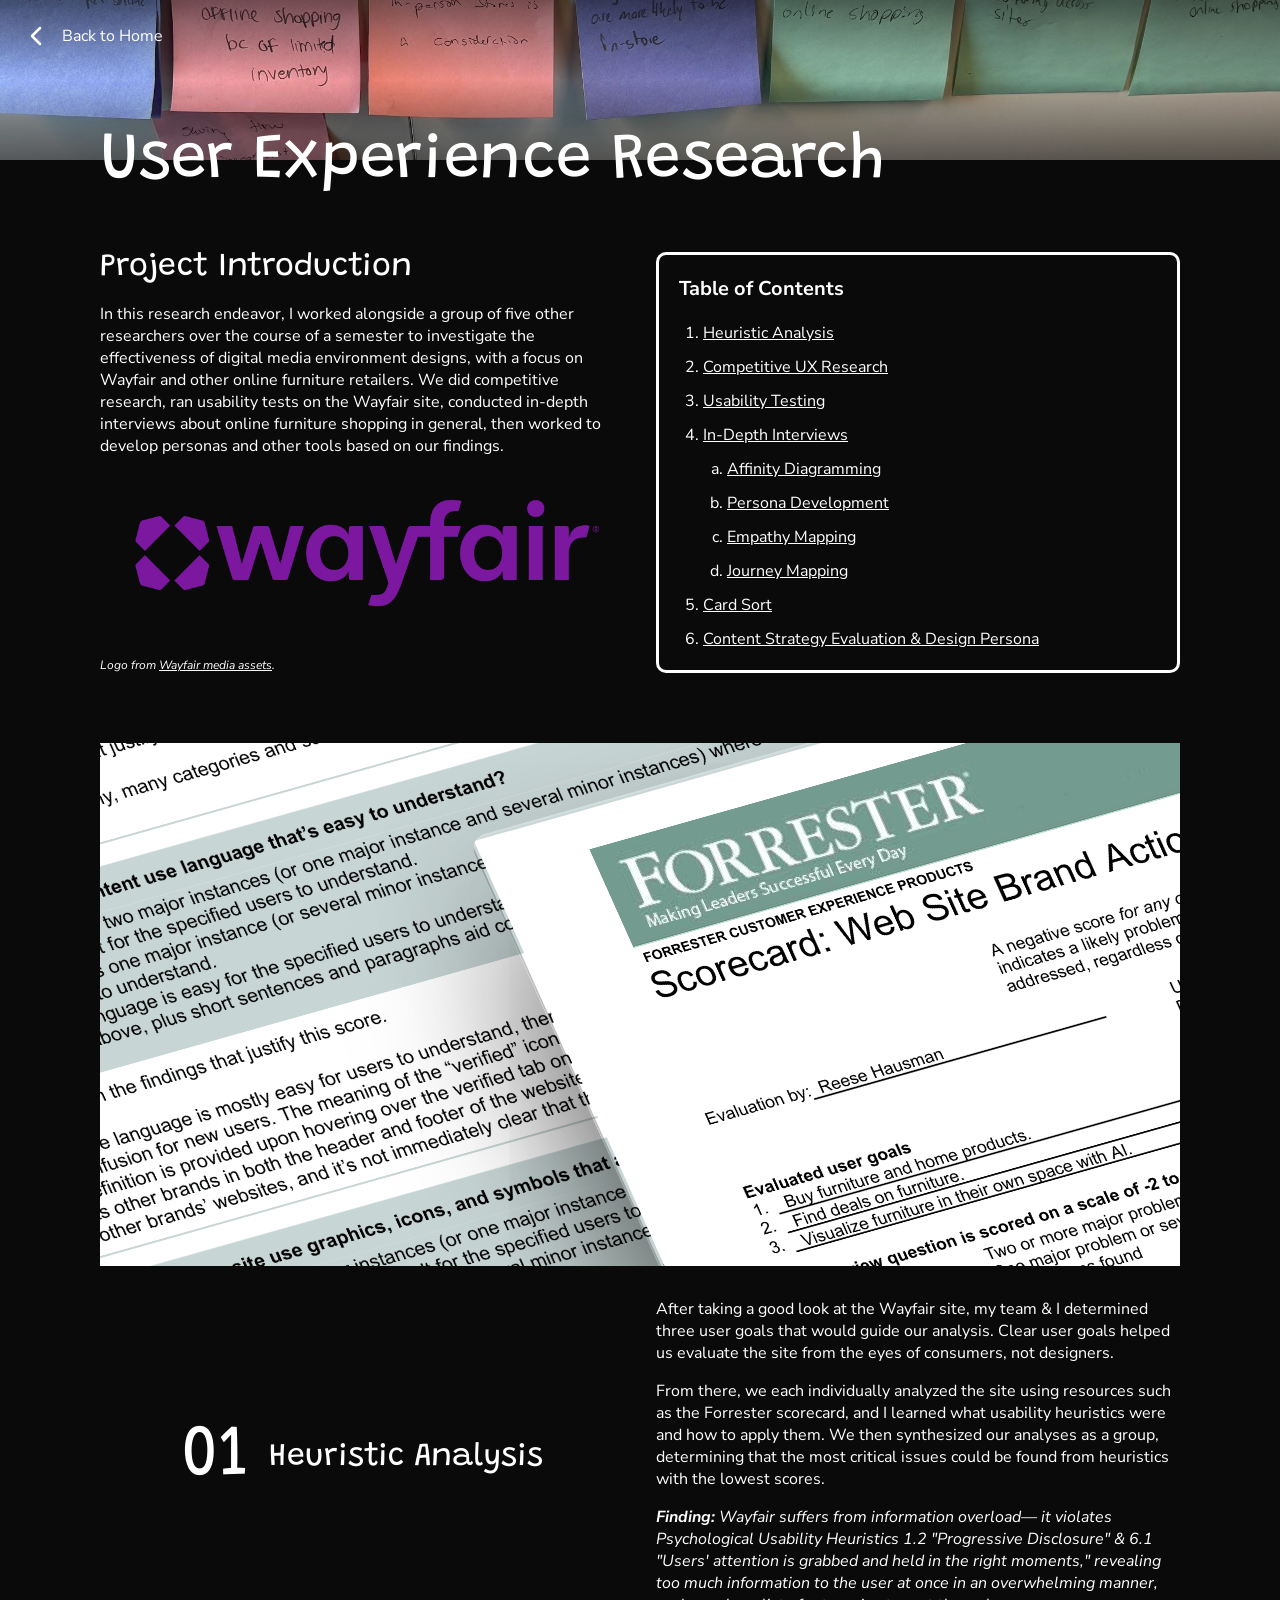
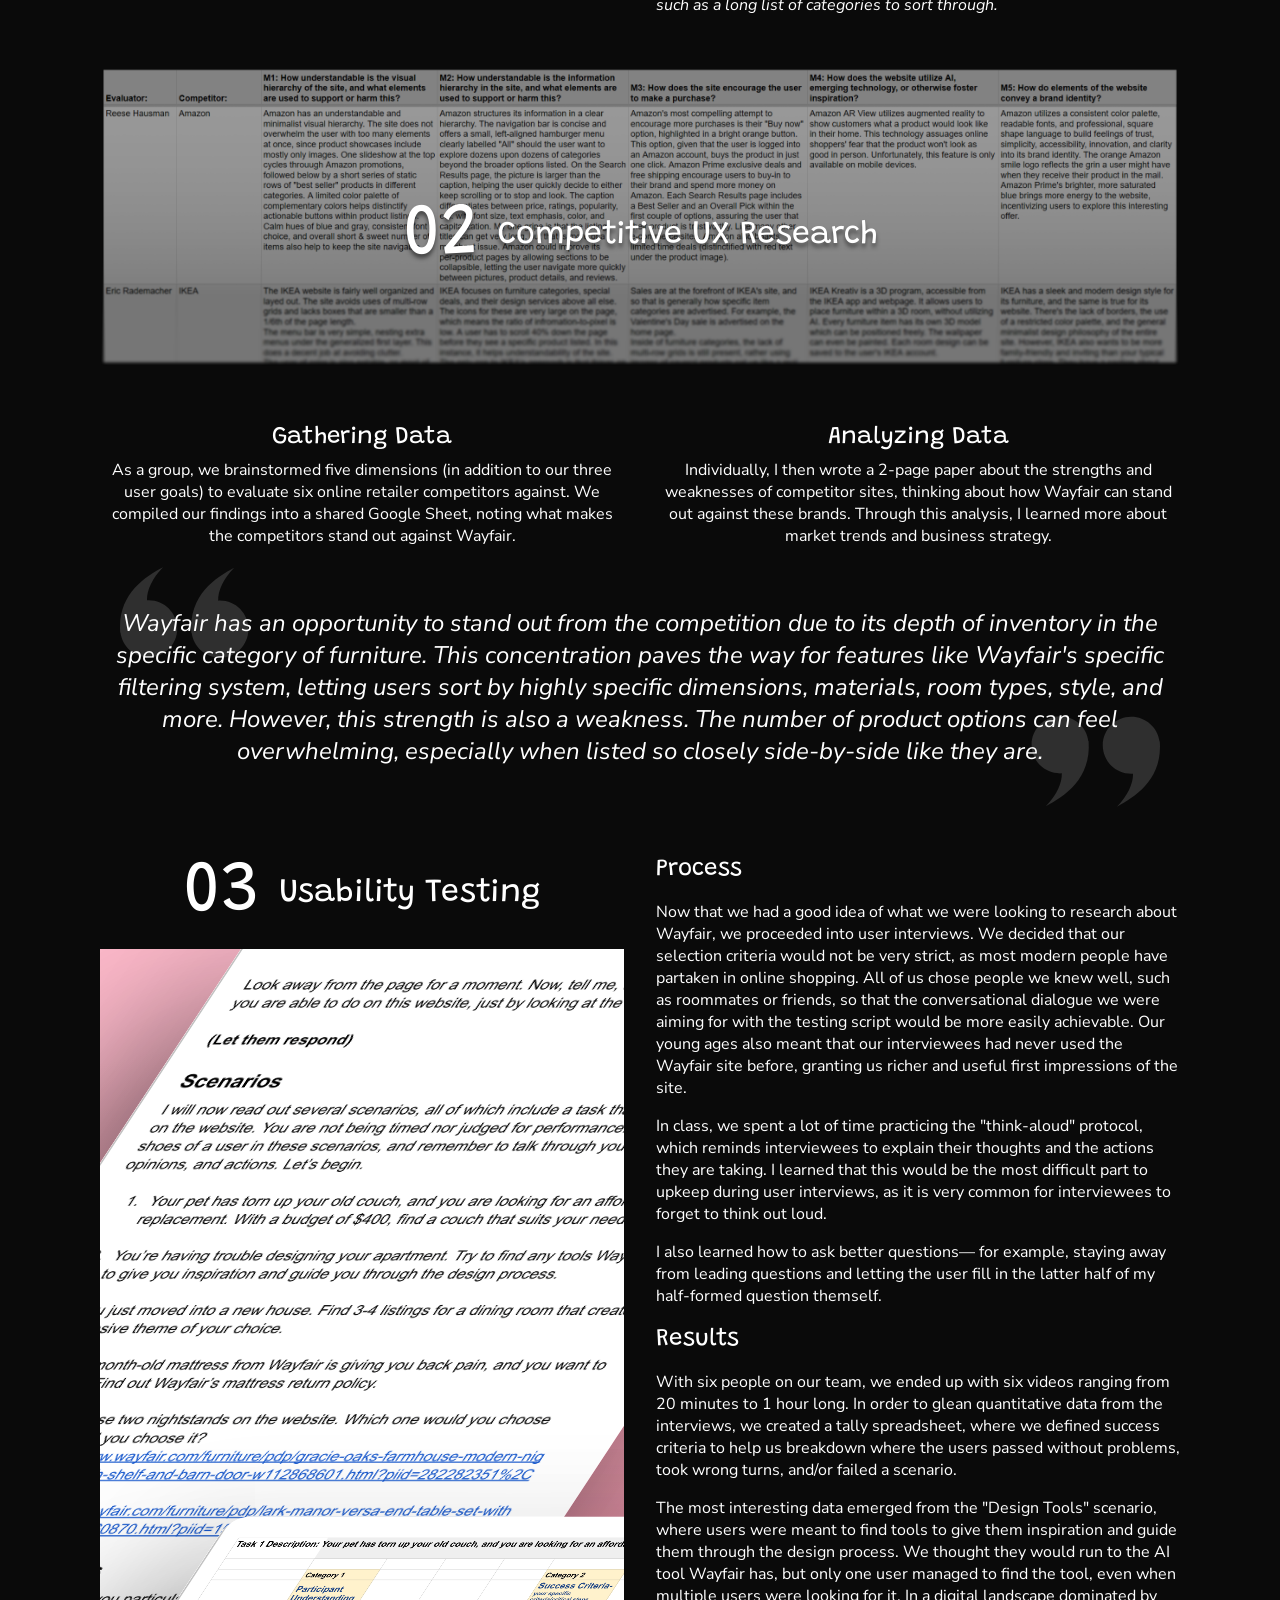
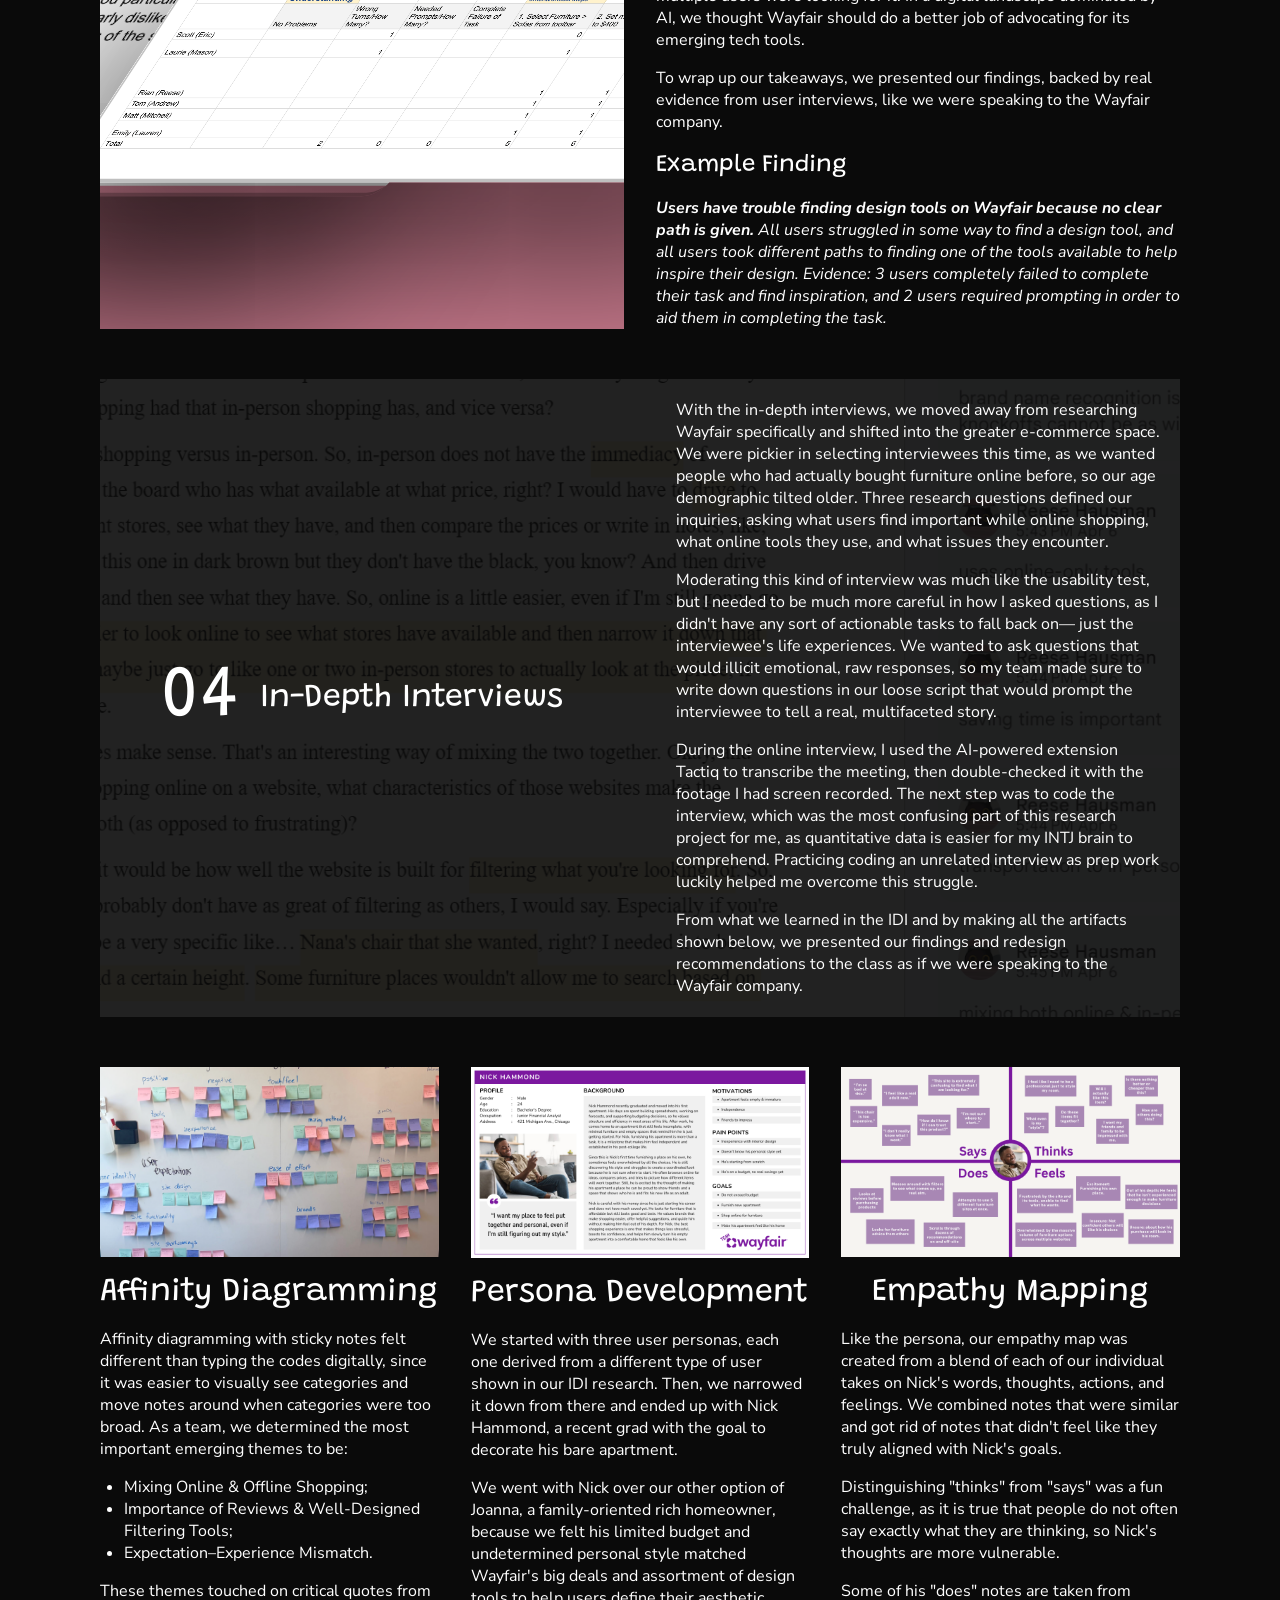
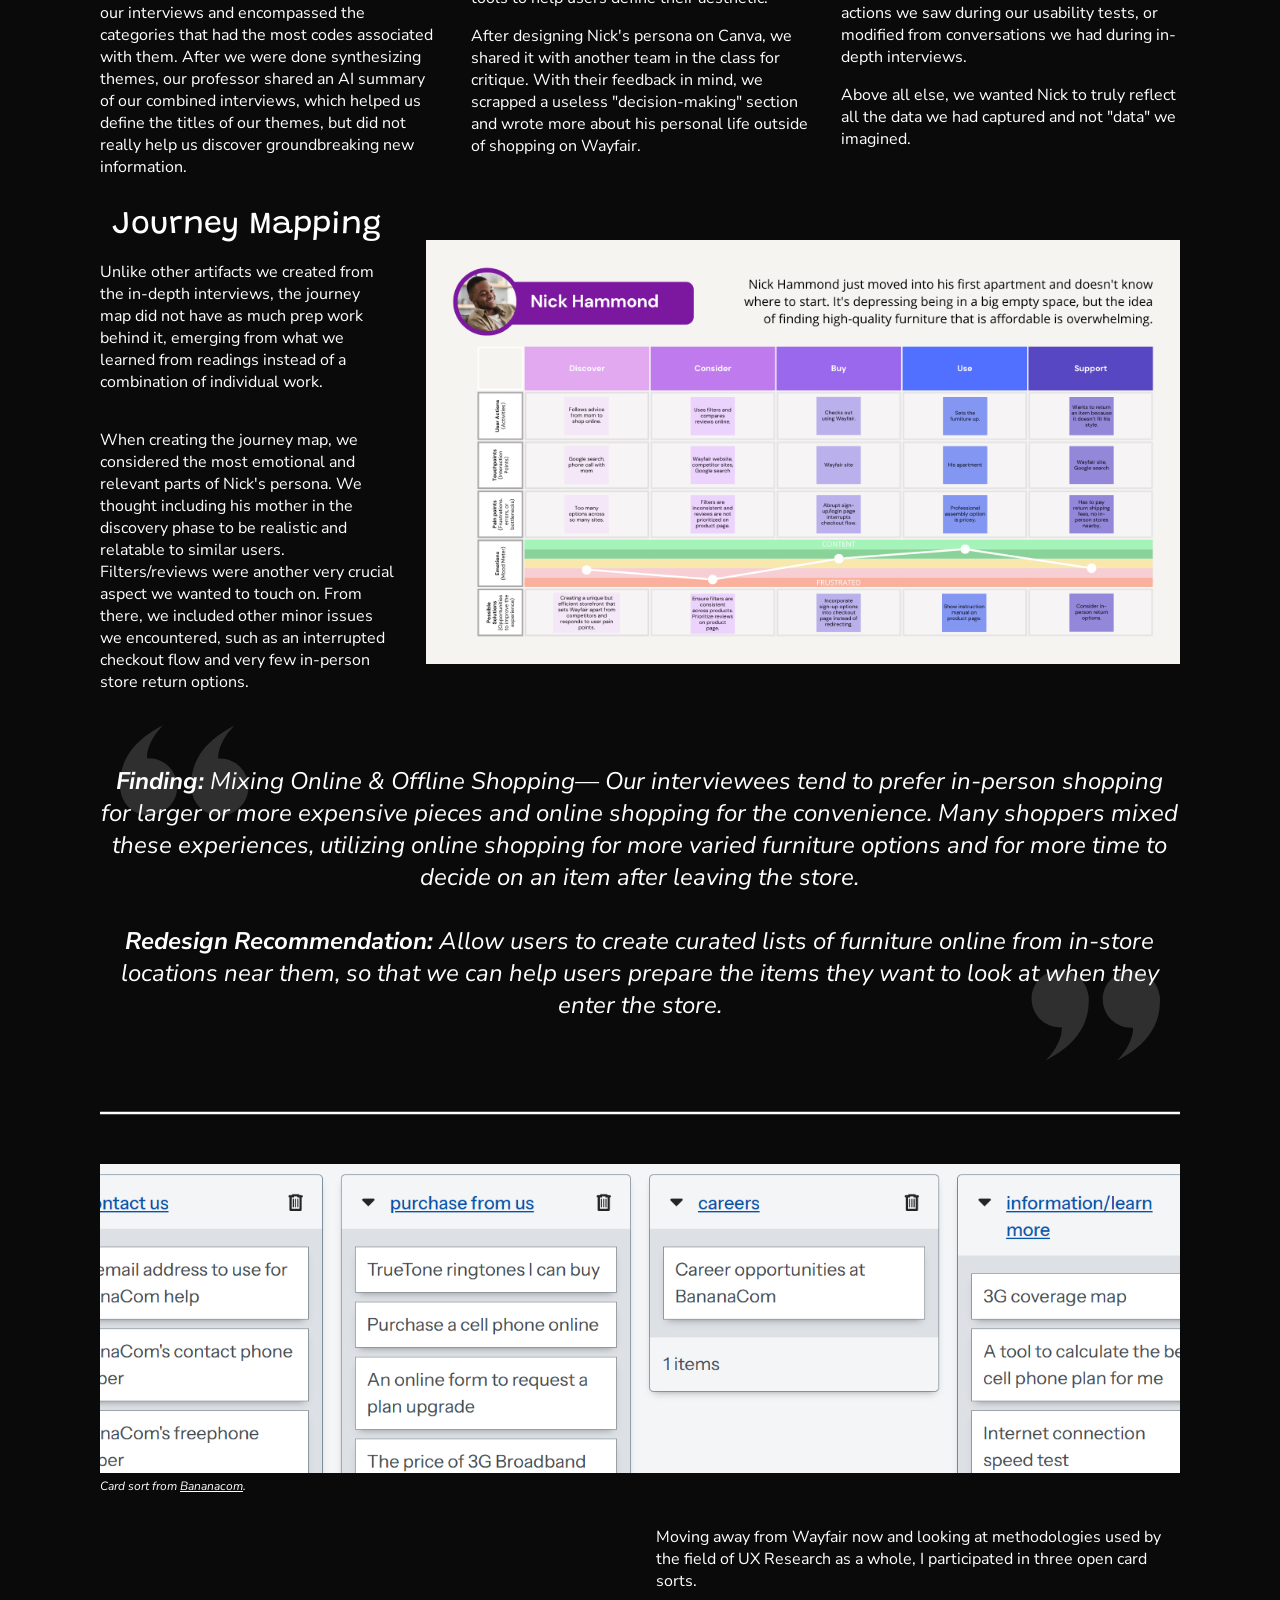
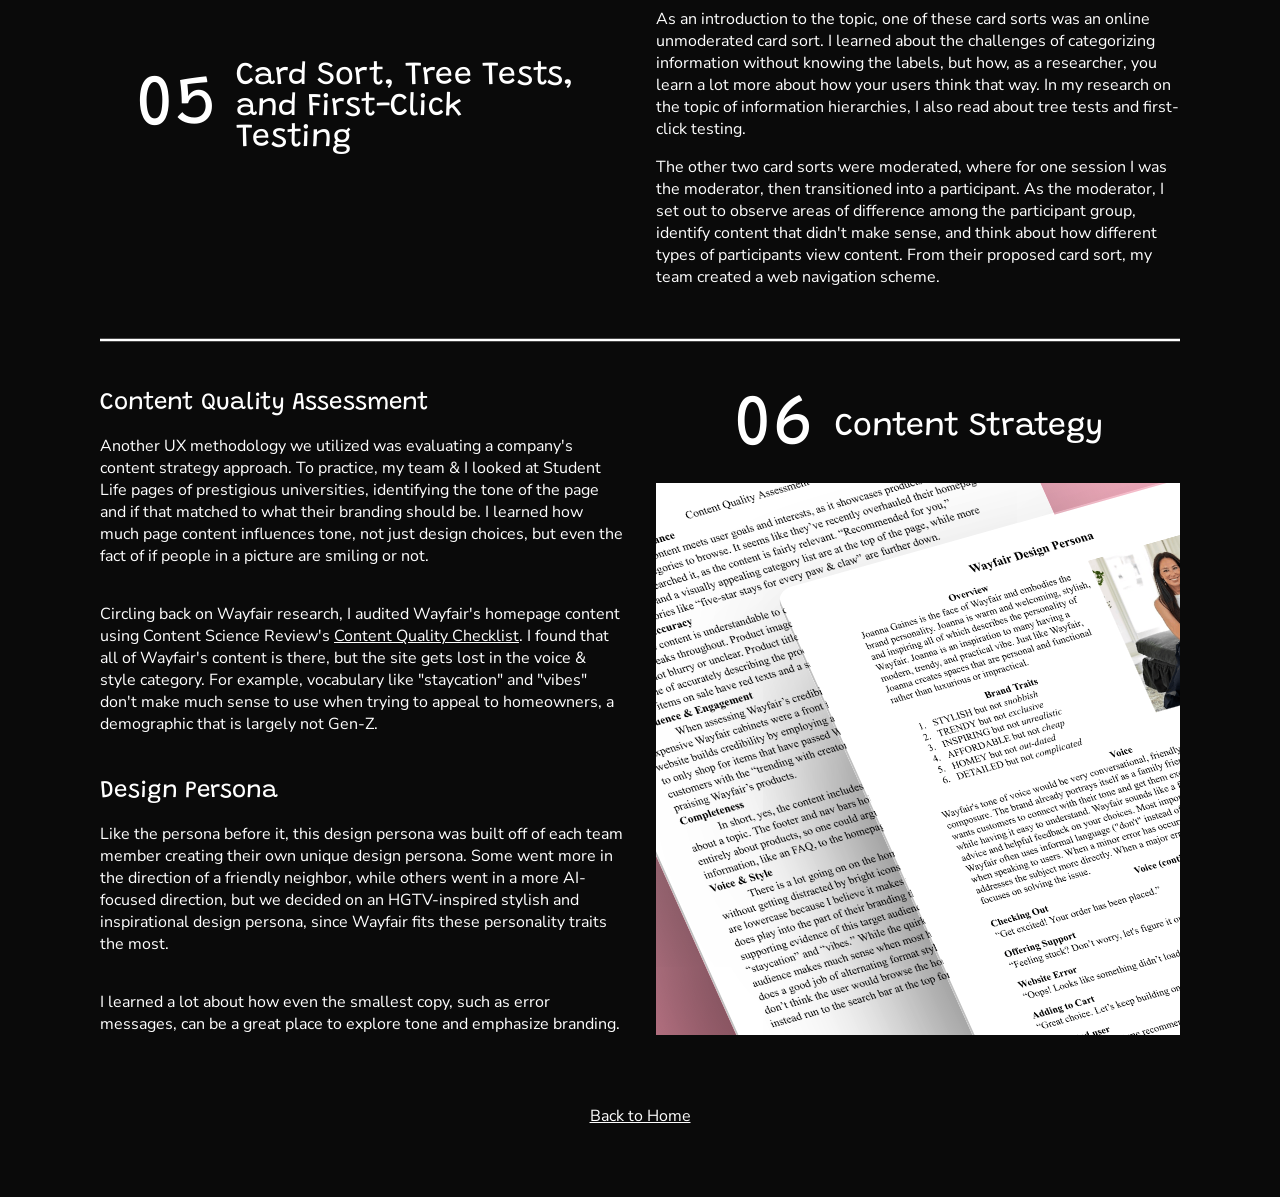
<file: uxResearch/index.html>
<!DOCTYPE html>
<html lang="en">
<head>
  <meta charset="UTF-8" />
  <link rel="icon" type="image/x-icon" href="favi.png">
  <meta name="viewport" content="width=device-width, initial-scale=1.0" />
  <title>User Experience Research — Portfolio</title>
  <link rel="stylesheet" href="styles.css" />
  <!-- Google Fonts: Grandstander + Nunito Sans -->
  <link rel="preconnect" href="https://fonts.googleapis.com" />
  <link rel="preconnect" href="https://fonts.gstatic.com" crossorigin />
  <link href="https://fonts.googleapis.com/css2?family=Grandstander:wght@400&family=Nunito+Sans:ital,opsz,wght@0,6..12,400;0,6..12,700;1,6..12,400;1,6..12,700&display=swap" rel="stylesheet" />
</head>
<body>

<main class="portfolio">

  <!-- =HEADER IMAGE + BACK LINK -->
  <header class="header-img">
    <div class="header-img__bg" aria-hidden="true">
      <img
        src="images/HeaderImg.jpg"
        alt="header image of post-it notes"
      />
    </div>
    <div class="header-img__overlay" aria-hidden="true"></div>

    <a href="../" class="header-back" aria-label="Back to Home">
      <svg class="back-arrow" width="32" height="32" viewBox="0 0 32 32" fill="none" xmlns="http://www.w3.org/2000/svg" aria-hidden="true">
            <path d="M20 8L12 16L20 24" stroke="white" stroke-width="2.5" stroke-linecap="round" stroke-linejoin="round"/>
      </svg>
      <span class="header-back__label">Back to Home</span>
    </a>
  </header>

  <h1 class="page-title">User Experience Research</h1>

  <!-- BODY -->
  <div class="body">

    <!-- PROJECT OVERVIEW -->
    <section class="two-col project-overview" id="overview">

      <!-- LEFT: Intro text + Wayfair logo -->
      <div class="project-left">
        <div class="project-intro-text">
          <h1>Project Introduction</h1>
          <p>
            In this research endeavor, I worked alongside a group of five other researchers
            over the course of a semester to investigate the effectiveness of digital media
            environment designs, with a focus on Wayfair and other online furniture retailers.
            We did competitive research, ran usability tests on the Wayfair site, conducted
            in-depth interviews about online furniture shopping in general, then worked to
            develop personas and other tools based on our findings.
          </p>
        </div>

        <div class="wayfair-logo-wrap">
          <img
            src="images/WayfairLogo.png"
            alt="Wayfair logo"
          />
        </div>
        <p class="caption logo-caption">
          Logo from
          <a href="https://www.aboutwayfair.com/media-assets" target="_blank" rel="noopener">Wayfair media assets</a>.
        </p>
      </div>

      <!-- RIGHT: Table of Contents -->
      <nav class="toc" aria-label="Table of Contents">
        <p class="toc__title">Table of Contents</p>
        <ol class="toc__list">
          <li><a href="#heuristic">Heuristic Analysis</a></li>
          <li><a href="#competitive">Competitive UX Research</a></li>
          <li><a href="#usability">Usability Testing</a></li>
          <li>
            <a href="#idi">In-Depth Interviews</a>
            <ol class="toc__sublist">
              <li><a href="#affinity">Affinity Diagramming</a></li>
              <li><a href="#persona">Persona Development</a></li>
              <li><a href="#empathy">Empathy Mapping</a></li>
              <li><a href="#journey">Journey Mapping</a></li>
            </ol>
          </li>
          <li><a href="#cardsort">Card Sort</a></li>
          <li><a href="#content">Content Strategy Evaluation &amp; Design Persona</a></li>
        </ol>
      </nav>
    </section>

    <!-- SECTION 01 — HEURISTIC ANALYSIS -->
    <section class="heuristic-section" id="heuristic">

      <!-- Mockup banner -->
      <div class="mockup-banner" aria-hidden="true">
        <!-- Back screenshot (Page 2) -->
        <div class="mockup-banner__frame mockup-banner__frame--back">
          <div class="mockup-screen mockup-screen--back">
            <img
              src="images/HeuristicPage2.png"
              alt="Heuristic analysis screenshot page 2"
            />
          </div>
        </div>
        <!-- Front screenshot (Page 1) -->
        <div class="mockup-banner__frame mockup-banner__frame--front">
          <div class="mockup-screen mockup-screen--front">
            <img
              src="images/HeuristicPage1.png"
              alt="Heuristic analysis screenshot page 1"
              style="width:100%; height:109.14%; left:0.51%; top:0.34%; position:absolute;"
            />
          </div>
        </div>
      </div>

      <!-- Text grid: heading left, body right -->
      <div class="two-col">
        <!-- col 1 — section heading -->
        <div class="section-heading" style="justify-content:center;">
          <span class="section-heading__num">01</span>
          <span class="section-heading__name">Heuristic Analysis</span>
        </div>

        <!-- col 2 — body text -->
        <div class="heuristic-body">
          <p>
            After taking a good look at the Wayfair site, my team &amp; I determined three user
            goals that would guide our analysis. Clear user goals helped us evaluate the site
            from the eyes of consumers, not designers.
          </p>
          <p>
            From there, we each individually analyzed the site using resources such as the
            Forrester scorecard, and I learned what usability heuristics were and how to apply
            them. We then synthesized our analyses as a group, determining that the most
            critical issues could be found from heuristics with the lowest scores.
          </p>
          <p>
            <strong class="bold-italic">Finding:</strong>
            <em> Wayfair suffers from information overload— it violates Psychological Usability
            Heuristics 1.2 "Progressive Disclosure" &amp; 6.1 "Users' attention is grabbed and
            held in the right moments," revealing too much information to the user at once in an
            overwhelming manner, such as a long list of categories to sort through.</em>
          </p>
        </div>
      </div>
    </section>

    <!-- SECTION 02 — COMPETITIVE UX RESEARCH -->
    <section class="comp-research" id="competitive">

      <!-- Full-width blurred image banner -->
      <div class="comp-image-banner">
        <div class="comp-image-banner__bg" aria-hidden="true">
          <img
            src="images/CompResearchBanner.png"
            alt="competitive analysis grid banner"
          />
        </div>
        <div class="comp-image-banner__overlay" aria-hidden="true"></div>
        <div class="comp-banner-text">
          <div class="section-heading">
            <span class="section-heading__num">02</span>
            <span class="section-heading__name">Competitive UX Research</span>
          </div>
        </div>
      </div>

      <!-- Two columns: Gathering Data / Analyzing Data -->
      <div class="comp-research__columns">
        <div class="comp-research__col">
          <p class="comp-research__col-title">Gathering Data</p>
          <p class="comp-research__col-body">
            As a group, we brainstormed five dimensions (in addition to our three user goals)
            to evaluate six online retailer competitors against. We compiled our findings into
            a shared Google Sheet, noting what makes the competitors stand out against Wayfair.
          </p>
        </div>
        <div class="comp-research__col">
          <p class="comp-research__col-title">Analyzing Data</p>
          <p class="comp-research__col-body">
            Individually, I then wrote a 2-page paper about the strengths and weaknesses of
            competitor sites, thinking about how Wayfair can stand out against these brands.
            Through this analysis, I learned more about market trends and business strategy.
          </p>
        </div>
      </div>

      <!-- Pull quote -->
      <div class="pull-quote">
        <img
          class="pull-quote__svg pull-quote__svg--open"
          src="images/Quotes.svg"
          alt=""
          aria-hidden="true"
        />
        <p class="pull-quote__text">
          Wayfair has an opportunity to stand out from the competition due to its depth of
          inventory in the specific category of furniture. This concentration paves the way
          for features like Wayfair's specific filtering system, letting users sort by highly
          specific dimensions, materials, room types, style, and more. However, this strength
          is also a weakness. The number of product options can feel overwhelming, especially
          when listed so closely side-by-side like they are.
        </p>
        <img
          class="pull-quote__svg pull-quote__svg--close"
          src="images/Quotes.svg"
          alt=""
          aria-hidden="true"
        />
      </div>
    </section>

    <!-- SECTION 03 — USABILITY TESTING -->
    <section class="two-col" id="usability" style="align-items:stretch;">

      <!-- col 1 — heading + mockup screenshots -->
      <div class="usability-left">
        <div class="section-heading" style="justify-content:center; width:100%;">
          <span class="section-heading__num">03</span>
          <span class="section-heading__name">Usability Testing</span>
        </div>
        <div class="usability-mockup">
          <!-- Scenarios doc -->
          <div class="usability-mockup__frame usability-mockup__frame--scenarios">
            <div class="usability-screen usability-screen--scenarios">
              <img
                src="images/UsabilityScenarios.png"
                alt="Usability test scenarios document"
              />
            </div>
          </div>
          <!-- Tally spreadsheet -->
          <div class="usability-mockup__frame usability-mockup__frame--tally">
            <div class="usability-screen usability-screen--tally">
              <img
                src="images/UsabilityTally.png"
                alt="Usability test tally spreadsheet"
              />
            </div>
          </div>
        </div>
      </div>

      <!-- col 2 — body text -->
      <div class="usability-body">
        <h3>Process</h3>
        <p>
          Now that we had a good idea of what we were looking to research about Wayfair,
          we proceeded into user interviews. We decided that our selection criteria would not
          be very strict, as most modern people have partaken in online shopping. All of us
          chose people we knew well, such as roommates or friends, so that the conversational
          dialogue we were aiming for with the testing script would be more easily achievable.
          Our young ages also meant that our interviewees had never used the Wayfair site
          before, granting us richer and useful first impressions of the site.
        </p>
        <p>
          In class, we spent a lot of time practicing the "think-aloud" protocol, which
          reminds interviewees to explain their thoughts and the actions they are taking.
          I learned that this would be the most difficult part to upkeep during user interviews,
          as it is very common for interviewees to forget to think out loud.
        </p>
        <p>
          I also learned how to ask better questions— for example, staying away from leading
          questions and letting the user fill in the latter half of my half-formed question
          themself.
        </p>

        <h3 style="margin-top:1.25rem;">Results</h3>
        <p>
          With six people on our team, we ended up with six videos ranging from 20 minutes
          to 1 hour long. In order to glean quantitative data from the interviews, we created
          a tally spreadsheet, where we defined success criteria to help us breakdown where
          the users passed without problems, took wrong turns, and/or failed a scenario.
        </p>
        <p>
          The most interesting data emerged from the "Design Tools" scenario, where users were
          meant to find tools to give them inspiration and guide them through the design process.
          We thought they would run to the AI tool Wayfair has, but only one user managed to find
          the tool, even when multiple users were looking for it. In a digital landscape dominated
          by AI, we thought Wayfair should do a better job of advocating for its emerging tech tools.
        </p>
        <p>
          To wrap up our takeaways, we presented our findings, backed by real evidence from user
          interviews, like we were speaking to the Wayfair company.
        </p>

        <h3 style="margin-top:1.25rem;">Example Finding</h3>
        <p>
          <strong class="bold-italic">Users have trouble finding design tools on Wayfair because
          no clear path is given.</strong>
          <em> All users struggled in some way to find a design tool, and all users took different
          paths to finding one of the tools available to help inspire their design. Evidence: 3 users
          completely failed to complete their task and find inspiration, and 2 users required
          prompting in order to aid them in completing the task.</em>
        </p>
      </div>
    </section>

    <!-- SECTION 04 — IN-DEPTH INTERVIEWS -->
    <section class="idi-section" id="idi">

      <!-- Heading row with background photo -->
      <div class="two-col idi-header-row">
        <div class="idi-header-row__bg" aria-hidden="true">
          <img
            src="images/IDIBanner.png"
            alt="in-depth interview script with codes"
          />
        </div>
        <div class="idi-header-row__overlay" aria-hidden="true"></div>

        <!-- col 1 — heading -->
        <div class="section-heading" style="position:relative; z-index:1; justify-content:center; padding:2rem 1.25rem;">
          <span class="section-heading__num">04</span>
          <span class="section-heading__name">In-Depth Interviews</span>
        </div>

        <!-- col 2 — body text -->
        <div style="position:relative; z-index:1; padding:1.25rem; color:var(--color-white);">
          <p style="font-size:var(--fs-16); margin-bottom:1rem; line-height:normal;">
            With the in-depth interviews, we moved away from researching Wayfair specifically
            and shifted into the greater e-commerce space. We were pickier in selecting
            interviewees this time, as we wanted people who had actually bought furniture
            online before, so our age demographic tilted older. Three research questions
            defined our inquiries, asking what users find important while online shopping,
            what online tools they use, and what issues they encounter.
          </p>
          <p style="font-size:var(--fs-16); margin-bottom:1rem; line-height:normal;">
            Moderating this kind of interview was much like the usability test, but I needed
            to be much more careful in how I asked questions, as I didn't have any sort of
            actionable tasks to fall back on— just the interviewee's life experiences. We
            wanted to ask questions that would illicit emotional, raw responses, so my team
            made sure to write down questions in our loose script that would prompt the
            interviewee to tell a real, multifaceted story.
          </p>
          <p style="font-size:var(--fs-16); margin-bottom:1rem; line-height:normal;">
            During the online interview, I used the AI-powered extension Tactiq to transcribe
            the meeting, then double-checked it with the footage I had screen recorded. The
            next step was to code the interview, which was the most confusing part of this
            research project for me, as quantitative data is easier for my INTJ brain to
            comprehend. Practicing coding an unrelated interview as prep work luckily helped
            me overcome this struggle.
          </p>
          <p style="font-size:var(--fs-16); line-height:normal;">
            From what we learned in the IDI and by making all the artifacts shown below, we
            presented our findings and redesign recommendations to the class as if we were
            speaking to the Wayfair company.
          </p>
        </div>
      </div>

      <!-- Sub-artifacts: Affinity / Persona / Empathy + Journey Map + Quote -->
      <div class="three-col idi-sub">

        <!-- Row 1: three artifacts -->
        <!-- Affinity Diagramming -->
        <div class="idi-artifact" id="affinity">
          <div class="idi-artifact__img">
            <img
              src="images/AffinityDiagramming.png"
              alt="Affinity diagramming photo of sticky notes on a whiteboard"
            />
          </div>
          <p class="idi-artifact__title" id="affinity-title">Affinity Diagramming</p>
          <div class="idi-artifact__body">
            <p>
              Affinity diagramming with sticky notes felt different than typing the codes
              digitally, since it was easier to visually see categories and move notes around
              when categories were too broad. As a team, we determined the most important
              emerging themes to be:
            </p>
            <ul>
              <li>Mixing Online &amp; Offline Shopping;</li>
              <li>Importance of Reviews &amp; Well-Designed Filtering Tools;</li>
              <li>Expectation–Experience Mismatch.</li>
            </ul>
            <p>
              These themes touched on critical quotes from our interviews and encompassed
              the categories that had the most codes associated with them. After we were done
              synthesizing themes, our professor shared an AI summary of our combined
              interviews, which helped us define the titles of our themes, but did not really
              help us discover groundbreaking new information.
            </p>
          </div>
        </div>

        <!-- Persona Development -->
        <div class="idi-artifact" id="persona">
          <div class="idi-artifact__img">
            <img
              src="images/PersonaDevelopment.png"
              alt="Persona development artifact"
            />
          </div>
          <p class="idi-artifact__title">Persona Development</p>
          <div class="idi-artifact__body">
            <p>
              We started with three user personas, each one derived from a different type of
              user shown in our IDI research. Then, we narrowed it down from there and ended
              up with Nick Hammond, a recent grad with the goal to decorate his bare apartment.
            </p>
            <p>
              We went with Nick over our other option of Joanna, a family-oriented rich
              homeowner, because we felt his limited budget and undetermined personal style
              matched Wayfair's big deals and assortment of design tools to help users define
              their aesthetic.
            </p>
            <p>
              After designing Nick's persona on Canva, we shared it with another team in the
              class for critique. With their feedback in mind, we scrapped a useless
              "decision-making" section and wrote more about his personal life outside of
              shopping on Wayfair.
            </p>
          </div>
        </div>

        <!-- Empathy Mapping -->
        <div class="idi-artifact" id="empathy">
          <div class="idi-artifact__img">
            <img
              src="images/EmpathyMapping.png"
              alt="Empathy mapping artifact"
            />
          </div>
          <p class="idi-artifact__title">Empathy Mapping</p>
          <div class="idi-artifact__body">
            <p>
              Like the persona, our empathy map was created from a blend of each of our
              individual takes on Nick's words, thoughts, actions, and feelings. We combined
              notes that were similar and got rid of notes that didn't feel like they truly
              aligned with Nick's goals.
            </p>
            <p>
              Distinguishing "thinks" from "says" was a fun challenge, as it is true that
              people do not often say exactly what they are thinking, so Nick's thoughts are
              more vulnerable.
            </p>
            <p>
              Some of his "does" notes are taken from actions we saw during our usability
              tests, or modified from conversations we had during in-depth interviews.
            </p>
            <p>
              Above all else, we wanted Nick to truly reflect all the data we had captured
              and not "data" we imagined.
            </p>
          </div>
        </div>

        <!-- Row 2: Journey Map spanning full width -->
        <div class="journey-map" id="journey">
          <div class="journey-map__text">
            <h3>Journey Mapping</h3>
            <p>
              Unlike other artifacts we created from the in-depth interviews, the journey map
              did not have as much prep work behind it, emerging from what we learned from
              readings instead of a combination of individual work.
            </p>
            <p>
              When creating the journey map, we considered the most emotional and relevant
              parts of Nick's persona. We thought including his mother in the discovery phase
              to be realistic and relatable to similar users. Filters/reviews were another
              very crucial aspect we wanted to touch on. From there, we included other minor
              issues we encountered, such as an interrupted checkout flow and very few
              in-person store return options.
            </p>
          </div>
          <div class="journey-map__img">
            <img
              src="images/JourneyMapping.png"
              alt="Journey map artifact"
            />
          </div>
        </div>

        <!-- Row 3: IDI quote spanning full width -->
        <div class="idi-quote-row">
          <img
            class="pull-quote__svg pull-quote__svg--open"
            src="images/Quotes.svg"
            alt=""
            aria-hidden="true"
          />
          <p class="pull-quote__text">
            <strong class="bold-italic">Finding:</strong>
            <em> Mixing Online &amp; Offline Shopping— Our interviewees tend to prefer in-person
            shopping for larger or more expensive pieces and online shopping for the convenience.
            Many shoppers mixed these experiences, utilizing online shopping for more varied
            furniture options and for more time to decide on an item after leaving the store.</em>
            <br /><br />
            <strong class="bold-italic">Redesign Recommendation:</strong>
            <em> Allow users to create curated lists of furniture online from in-store locations
            near them, so that we can help users prepare the items they want to look at when
            they enter the store.</em>
          </p>
          <img
            class="pull-quote__svg pull-quote__svg--close"
            src="images/Quotes.svg"
            alt=""
            aria-hidden="true"
          />
        </div>

      </div>
    </section>

    <!-- Divider -->
    <div class="divider" aria-hidden="true">
      <img
        src="images/Divider.svg"
        alt="divider"
      />
    </div>

    <!-- SECTION 05 — CARD SORT -->
    <section class="card-sort-section" id="cardsort">

      <!-- Full-width mockup image -->
      <div class="card-sort-image-wrap">
        <div class="card-sort-mockup">
          <img
            src="images/CardSort.png"
            alt="Card sort interface mockup from Bananacom"
          />
        </div>
        <p class="caption">
          Card sort from
          <a href="https://bananacom.optimalworkshop.com/optimalsort/bananacom-demo-survey-open" target="_blank" rel="noopener">Bananacom</a>.
        </p>
      </div>

      <!-- Heading + body text -->
      <div class="two-col">
        <!-- col 1 — section heading -->
        <div class="section-heading" style="justify-content:center; align-items:center; flex-wrap:wrap;">
          <span class="section-heading__num">05</span>
          <span class="section-heading__name" style="white-space:normal; max-width:22rem;">
            Card Sort, Tree Tests, and First-Click Testing
          </span>
        </div>

        <!-- col 2 — body text -->
        <div style="color:var(--color-white); font-size:var(--fs-16); line-height:normal;">
          <p style="margin-bottom:1rem;">
            Moving away from Wayfair now and looking at methodologies used by the field of
            UX Research as a whole, I participated in three open card sorts.
          </p>
          <p style="margin-bottom:1rem;">
            As an introduction to the topic, one of these card sorts was an online unmoderated
            card sort. I learned about the challenges of categorizing information without knowing
            the labels, but how, as a researcher, you learn a lot more about how your users think
            that way. In my research on the topic of information hierarchies, I also read about
            tree tests and first-click testing.
          </p>
          <p>
            The other two card sorts were moderated, where for one session I was the moderator,
            then transitioned into a participant. As the moderator, I set out to observe areas of
            difference among the participant group, identify content that didn't make sense, and
            think about how different types of participants view content. From their proposed card
            sort, my team created a web navigation scheme.
          </p>
        </div>
      </div>
    </section>

    <!-- Divider -->
    <div class="divider" aria-hidden="true">
      <img
        src="images/Divider.svg"
        alt="divider"
      />
    </div>

    <!-- SECTION 06 — CONTENT STRATEGY -->
    <section class="two-col content-strategy" id="content">

      <!-- col 1 — body text -->
      <div class="content-strategy__left">
        <h3>Content Quality Assessment</h3>
        <p>
          Another UX methodology we utilized was evaluating a company's content strategy
          approach. To practice, my team &amp; I looked at Student Life pages of prestigious
          universities, identifying the tone of the page and if that matched to what their
          branding should be. I learned how much page content influences tone, not just design
          choices, but even the fact of if people in a picture are smiling or not.
        </p>
        <p>
          Circling back on Wayfair research, I audited Wayfair's homepage content using
          Content Science Review's
          <a href="https://review.content-science.com/content-quality-checklist/" target="_blank" rel="noopener">Content Quality Checklist</a>.
          I found that all of Wayfair's content is there, but the site gets lost in the voice
          &amp; style category. For example, vocabulary like "staycation" and "vibes" don't
          make much sense to use when trying to appeal to homeowners, a demographic that is
          largely not Gen-Z.
        </p>

        <h3 style="margin-top:0.5rem;">Design Persona</h3>
        <p>
          Like the persona before it, this design persona was built off of each team member
          creating their own unique design persona. Some went more in the direction of a
          friendly neighbor, while others went in a more AI-focused direction, but we decided
          on an HGTV-inspired stylish and inspirational design persona, since Wayfair fits
          these personality traits the most.
        </p>
        <p>
          I learned a lot about how even the smallest copy, such as error messages, can be a
          great place to explore tone and emphasize branding.
        </p>
      </div>

      <!-- col 2 — heading + mockup -->
      <div class="content-strategy__right">
        <div class="section-heading" style="justify-content:center; width:100%; white-space:nowrap;">
          <span class="section-heading__num">06</span>
          <span class="section-heading__name">Content Strategy</span>
        </div>

        <div class="cs-mockup">
          <!-- Back: Content Quality screenshot -->
          <div class="cs-mockup__frame cs-mockup__frame--back">
            <div class="cs-screen cs-screen--back">
              <img
                src="images/ContentQuality.png"
                alt="Content quality assessment screenshot"
              />
            </div>
          </div>
          <!-- Front: Persona screenshot -->
          <div class="cs-mockup__frame cs-mockup__frame--front">
            <div class="cs-screen cs-screen--front">
              <img
                src="images/DesignPersona.png"
                alt="Design persona document"
              />
            </div>
          </div>
        </div>
      </div>
    </section>

    <!-- FOOTER BACK LINK -->
    <footer class="footer-back">
      <a href="../">Back to Home</a>
    </footer>

  </div>
</main>

<script>
  // Smooth scroll for TOC anchor links
  document.querySelectorAll('a[href^="#"]').forEach(link => {
    link.addEventListener('click', e => {
      const target = document.querySelector(link.getAttribute('href'));
      if (target) {
        e.preventDefault();
        target.scrollIntoView({ behavior: 'smooth', block: 'start' });
      }
    });
  });
</script>

</body>
</html>
</file>
<file: uxResearch/styles.css>
/* ===================================================
   DESIGN TOKENS
   =================================================== */
@import url('https://fonts.googleapis.com/css2?family=Grandstander:wght@400&family=Nunito+Sans:ital,wght@0,400;0,700;1,400;1,700&display=swap');

:root {
  /* Colors */
  --color-bg:            #0a0a0a;
  --color-white:         #ffffff;
  --color-pink-light:    #ffbbcc;
  --color-pink-dark:     #d48195;
  --color-overlay-dark:  rgba(10, 10, 10, 0.9);
  --color-overlay-mid:   rgba(0, 0, 0, 0.4);

  /* Typography */
  --font-display:  'Grandstander', sans-serif;
  --font-body:     'Nunito Sans', sans-serif;

  --fs-72:  4.5rem;   /* 72px */
  --fs-32:  2rem;     /* 32px */
  --fs-24:  1.5rem;   /* 24px */
  --fs-20:  1.25rem;  /* 20px */
  --fs-16:  1rem;     /* 16px */
  --fs-12:  0.75rem;  /* 12px */

  --fw-regular: 400;
  --fw-bold:    700;

  /* Spacing */
  --sp-5:   0.3125rem;  /* 5px */
  --sp-10:  0.625rem;   /* 10px */
  --sp-16:  1rem;       /* 16px */
  --sp-20:  1.25rem;    /* 20px */
  --sp-24:  1.5rem;     /* 24px */
  --sp-32:  2rem;       /* 32px */
  --sp-40:  2.5rem;     /* 40px */
  --sp-50:  3.125rem;   /* 50px */
  --sp-72:  4.5rem;     /* 72px */
  --sp-100: 6.25rem;    /* 100px */

  /* Border radius */
  --radius-10: 0.625rem;
  --radius-18: 1.125rem;

  /* Shadows */
  --shadow-mockup-back:  -50px 100px 150px 0 rgba(0,0,0,0.51);
  --shadow-mockup-front: -25px 125px 150px 0 rgba(0,0,0,0.51), -40px 0 100px 0 rgba(0,0,0,0.08);
  --shadow-inset-gloss:  inset 0 2px 2px rgba(255,255,255,0.25), inset 2px -4px 0 rgba(0,0,0,0.25);
  --shadow-text:         0 4px 4px rgba(0,0,0,0.5);

  /* Gradients */
  --grad-pink: linear-gradient(167.1deg, #ffbbcc 10.436%, #d48195 82.404%);
  --grad-header-overlay: linear-gradient(to bottom, rgba(0,0,0,0.5) 0%, rgba(0,0,0,0) 50%, rgba(0,0,0,0.5) 100%);
}

/* ===================================================
   RESET & BASE
   =================================================== */
*, *::before, *::after {
  box-sizing: border-box;
  margin: 0;
  padding: 0;
}

html {
  font-size: 16px;
  -webkit-font-smoothing: antialiased;
  scroll-behavior: smooth;
}

body {
  background-color: var(--color-bg);
  color: var(--color-white);
  font-family: var(--font-body);
  font-size: var(--fs-16);
  font-weight: var(--fw-regular);
  line-height: normal;
  min-width: 320px;
  overflow-x: hidden;
}

img {
  display: block;
  max-width: 100%;
}

a {
  color: inherit;
  text-decoration: underline;
}

a:hover {
  opacity: 0.8;
}

ol, ul {
  padding-left: 0;
}

/* ===================================================
   LAYOUT WRAPPER
   =================================================== */
.portfolio {
  display: flex;
  flex-direction: column;
  align-items: center;
  width: 100%;
  position: relative;
  background-color: var(--color-bg);
}

/* ===================================================
   HEADER / HERO
   =================================================== */
.header-img {
  position: relative;
  width: 100%;
  height: 160px;
  overflow: hidden;
  flex-shrink: 0;
}

.header-img__bg {
  position: absolute;
  inset: 0;
  overflow: hidden;
}

.header-img__bg img {
  position: absolute;
  width: 113.02%;
  height: auto;
  left: -6.5%;
  top: -292%;
  max-width: none;
}

.header-img__overlay {
  position: absolute;
  inset: 0;
  background: var(--grad-header-overlay);
  pointer-events: none;
}

.header-back {
  position: absolute;
  top: 0;
  left: 0;
  display: flex;
  align-items: center;
  gap: var(--sp-10);
  padding: var(--sp-20) var(--sp-20) 0;
  z-index: 2;
  text-decoration: none;
  color: var(--color-white);
  transition: opacity 0.2s ease;
}

.header-back:hover {
  opacity: 0.75;
  text-decoration: none;
}

.header-back__arrow {
  width: 32px;
  height: 32px;
  flex-shrink: 0;
  object-fit: cover;
}

.header-back__label {
  font-family: var(--font-body);
  font-size: var(--fs-16);
  font-weight: var(--fw-regular);
  white-space: nowrap;
}

/* Page title overlapping header */
.page-title {
  position: absolute;
  font-family: var(--font-display);
  font-size: clamp(2rem, 5vw, var(--fs-72));
  font-weight: var(--fw-regular);
  color: var(--color-white);
  top: 130px;
  left: var(--sp-100);
  white-space: nowrap;
  z-index: 10;
  line-height: normal;
}

/* ===================================================
   BODY CONTENT
   =================================================== */
.body {
  display: flex;
  flex-direction: column;
  gap: var(--sp-50);
  align-items: flex-start;
  padding: var(--sp-72) var(--sp-100) var(--sp-50);
  width: 100%;
  position: relative;
}

/* ===================================================
   TWO-COLUMN GRID HELPERS
   =================================================== */
.two-col {
  display: grid;
  grid-template-columns: repeat(2, minmax(0, 1fr));
  gap: var(--sp-32);
  width: 100%;
  overflow: hidden;
}

.three-col {
  display: grid;
  grid-template-columns: repeat(3, minmax(0, 1fr));
  gap: var(--sp-32);
  width: 100%;
  overflow: hidden;
}

/* ===================================================
   PROJECT OVERVIEW (intro + table of contents)
   =================================================== */
.project-overview {
  padding: var(--sp-20) 0;
  align-items: stretch;
}

/* Left — intro text + logo */
.project-left {
  display: flex;
  flex-direction: column;
  gap: var(--sp-20);
  align-items: flex-start;
  justify-content: center;
}

.project-intro-text {
  display: flex;
  flex-direction: column;
  gap: var(--sp-20);
}

.project-intro-text h1 {
  font-family: var(--font-display);
  font-size: var(--fs-32);
  font-weight: var(--fw-regular);
  line-height: normal;
  color: var(--color-white);
}

.project-intro-text p {
  font-size: var(--fs-16);
  color: var(--color-white);
  line-height: normal;
}

.wayfair-logo-wrap {
  flex: 1 0 0;
  min-height: 100px;
  overflow: hidden;
  position: relative;
  width: 100%;
}

.wayfair-logo-wrap img {
  width: 100%;
  height: 100%;
  object-fit: contain;
  position: absolute;
  inset: 0;
}

.logo-caption {
  font-size: var(--fs-12);
  font-style: italic;
  color: var(--color-white);
  margin-top: 0.5rem;
  line-height: normal;
}

/* Right — table of contents */
.toc {
  display: flex;
  flex-direction: column;
  gap: var(--sp-20);
  border: 3px solid var(--color-white);
  border-radius: var(--radius-10);
  padding: var(--sp-20);
  color: var(--color-white);
  align-self: flex-start;
}

.toc__title {
  font-family: var(--font-body);
  font-size: var(--fs-20);
  font-weight: var(--fw-bold);
  line-height: normal;
}

.toc__list {
  font-size: var(--fs-16);
  list-style-type: decimal;
  padding-left: 1.5rem;
  display: flex;
  flex-direction: column;
  gap: 0;
}

.toc__list li {
  margin-bottom: 0.75rem;
  line-height: normal;
}

.toc__list li:last-child {
  margin-bottom: 0;
}

.toc__list a {
  text-decoration: underline;
  color: inherit;
  transition: opacity 0.2s ease;
}

.toc__list a:hover {
  opacity: 0.7;
}

.toc__sublist {
  list-style-type: lower-alpha;
  padding-left: 1.5rem;
  margin-top: 0.75rem;
  display: flex;
  flex-direction: column;
  gap: 0;
}

.toc__sublist li {
  margin-bottom: 0.75rem;
  line-height: normal;
}

/* ===================================================
   SECTION NUMBER + TITLE HEADING
   =================================================== */
.section-heading {
  display: flex;
  align-items: center;
  gap: var(--sp-20);
  color: var(--color-white);
  font-family: var(--font-display);
  font-weight: var(--fw-regular);
  line-height: normal;
  white-space: nowrap;
}

.section-heading__num {
  font-size: var(--fs-72);
}

.section-heading__name {
  font-size: var(--fs-32);
}

/* ===================================================
   SECTION 01 — HEURISTIC ANALYSIS
   =================================================== */
.heuristic-section {
  display: flex;
  flex-direction: column;
  gap: var(--sp-32);
  align-items: center;
  width: 100%;
}

/* Mockup banner — pink gradient with rotated screenshots */
.mockup-banner {
  position: relative;
  width: 100%;
  height: 523px;
  overflow: hidden;
  border-radius: 0;
  flex-shrink: 0;
  background: var(--grad-pink);
}

.mockup-banner__frame {
  position: absolute;
  pointer-events: none;
}

.mockup-banner__frame--back {
  left: -433px;
  top: -632px;
  width: 1652px;
  height: 1692px;
  display: flex;
  align-items: center;
  justify-content: center;
}

.mockup-banner__frame--front {
  left: 368px;
  top: -191px;
  width: 1528px;
  height: 1429px;
  display: flex;
  align-items: center;
  justify-content: center;
}

.mockup-screen {
  position: relative;
  border-radius: var(--radius-18);
  overflow: hidden;
  box-shadow: var(--shadow-mockup-back);
}

.mockup-screen::after {
  content: '';
  position: absolute;
  inset: 0;
  border-radius: var(--radius-18);
  box-shadow: var(--shadow-inset-gloss);
}

.mockup-screen--back {
  width: 1062px;
  height: 1539px;
  transform: rotate(-15.75deg) skewX(8.41deg) scaleY(0.99);
}

.mockup-screen--front {
  width: 1056px;
  height: 1252px;
  transform: rotate(-15.75deg) skewX(8.41deg) scaleY(0.99);
  box-shadow: var(--shadow-mockup-front);
}

.mockup-screen img {
  position: absolute;
  inset: 0;
  width: 100%;
  height: 100%;
  object-fit: cover;
  max-width: none;
}

/* Heuristic text block */
.heuristic-body {
  font-size: var(--fs-16);
  color: var(--color-white);
  line-height: normal;
}

.heuristic-body p {
  margin-bottom: 1rem;
}

.heuristic-body p:last-child {
  margin-bottom: 0;
}

/* ===================================================
   SECTION 02 — COMPETITIVE RESEARCH
   =================================================== */
.comp-research {
  display: flex;
  flex-direction: column;
  gap: var(--sp-20);
  align-items: center;
  width: 100%;
}

.comp-image-banner {
  position: relative;
  width: 100%;
  height: 339px;
  overflow: hidden;
  flex-shrink: 0;
}

.comp-image-banner__bg {
  position: absolute;
  inset: 0;
  overflow: hidden;
}

.comp-image-banner__bg img {
  position: absolute;
  width: 100%;
  max-width: none;
  object-fit: cover;
}

.comp-image-banner__overlay {
  position: absolute;
  inset: 0;
}

.comp-banner-text {
  position: absolute;
  inset: 0;
  display: flex;
  align-items: center;
  justify-content: center;
  text-shadow: var(--shadow-text);
}

.comp-research__columns {
  display: flex;
  gap: var(--sp-32);
  align-items: flex-start;
  justify-content: center;
  width: 100%;
  text-align: center;
}

.comp-research__col {
  flex: 1 0 0;
  min-width: 0;
  display: flex;
  flex-direction: column;
  gap: var(--sp-10);
  align-items: center;
}

.comp-research__col-title {
  font-family: var(--font-display);
  font-size: var(--fs-24);
  font-weight: var(--fw-regular);
  color: var(--color-white);
  line-height: normal;
  width: 100%;
}

.comp-research__col-body {
  font-size: var(--fs-16);
  color: var(--color-white);
  line-height: normal;
  width: 100%;
}

/* Pull-quote block */
.pull-quote {
  position: relative;
  display: flex;
  align-items: center;
  justify-content: center;
  padding: var(--sp-40) 0;
  width: 100%;
}

.pull-quote__text {
  flex: 1 0 0;
  min-width: 0;
  font-size: var(--fs-24);
  font-style: italic;
  color: var(--color-white);
  text-align: center;
  line-height: normal;
}

.pull-quote__svg {
  position: absolute;
  width: 129px;
  height: 91px;
}

.pull-quote__svg--open {
  left: 20px;
  top: 0;
}

.pull-quote__svg--close {
  right: 20px;
  bottom: 0;
  transform: rotate(180deg);
}

/* ===================================================
   SECTION 03 — USABILITY TESTING
   =================================================== */
.usability-left {
  display: flex;
  flex-direction: column;
  gap: var(--sp-20);
  align-items: flex-start;
  justify-content: center;
  position: relative;
}

.usability-mockup {
  flex: 1 0 0;
  min-height: 1px;
  overflow: hidden;
  position: relative;
  width: 100%;
  background: var(--grad-pink);
  min-height: 400px;
}

.usability-mockup__frame {
  position: absolute;
  display: flex;
  align-items: center;
  justify-content: center;
  pointer-events: none;
}

.usability-mockup__frame--scenarios {
  left: -379px;
  top: -20px;
  width: 1193px;
  height: 866px;
}

.usability-mockup__frame--tally {
  left: -32px;
  top: 568px;
  width: 1229px;
  height: 265px;
}

.usability-screen {
  position: relative;
  border-radius: var(--radius-18);
  overflow: hidden;
  box-shadow: var(--shadow-mockup-front);
}

.usability-screen::after {
  content: '';
  position: absolute;
  inset: 0;
  border-radius: var(--radius-18);
  box-shadow: var(--shadow-inset-gloss);
}

.usability-screen--scenarios {
  width: 697px;
  height: 998px;
  transform: scaleY(0.87) skewX(-29.8deg);
}

.usability-screen--tally {
  width: 1077px;
  height: 305px;
  transform: scaleY(0.87) skewX(-29.8deg);
}

.usability-screen img {
  position: absolute;
  max-width: none;
  object-fit: cover;
}

.usability-screen--scenarios img {
  width: 115.99%;
  height: 104.78%;
  left: -9.63%;
  top: -6.01%;
}

.usability-screen--tally img {
  width: 100%;
  height: 272.59%;
  left: -4.41%;
  top: -15.83%;
}

/* Body text for usability */
.usability-body {
  font-size: var(--fs-16);
  color: var(--color-white);
  line-height: normal;
}

.usability-body h3 {
  font-family: var(--font-display);
  font-size: var(--fs-24);
  font-weight: var(--fw-regular);
  margin-bottom: var(--sp-20);
}

.usability-body p {
  margin-bottom: 1rem;
}

.usability-body p:last-child {
  margin-bottom: 0;
}

/* ===================================================
   SECTION 04 — IN-DEPTH INTERVIEWS
   =================================================== */
.idi-section {
  display: flex;
  flex-direction: column;
  gap: var(--sp-50);
  align-items: flex-start;
  width: 100%;
}

/* IDI header row with background image */
.idi-header-row {
  position: relative;
  width: 100%;
  overflow: hidden;
}

.idi-header-row__bg {
  position: absolute;
  inset: 0;
  overflow: hidden;
}

.idi-header-row__bg img {
  position: absolute;
  width: 121.29%;
  height: 187.49%;
  left: -8.3%;
  top: -16.6%;
  max-width: none;
  object-fit: cover;
}

.idi-header-row__overlay {
  position: absolute;
  inset: 0;
  background: var(--color-overlay-dark);
}

/* IDI sub-artifacts grid */
.idi-sub {
  row-gap: var(--sp-32);
}

.idi-artifact {
  display: flex;
  flex-direction: column;
  gap: var(--sp-20);
  align-items: center;
}

.idi-artifact__img {
  aspect-ratio: 16/9;
  height: auto;
  width: 100%;
  overflow: hidden;
  position: relative;
  flex-shrink: 0;
}

.idi-artifact__img img {
  position: absolute;
  inset: 0;
  width: 100%;
  height: 100%;
  object-fit: cover;
  max-width: none;
}

.idi-artifact__title {
  font-family: var(--font-display);
  font-size: var(--fs-32);
  font-weight: var(--fw-regular);
  color: var(--color-white);
  text-align: center;
  width: 100%;
  line-height: normal;
}

.idi-artifact__body {
  font-size: var(--fs-16);
  color: var(--color-white);
  line-height: normal;
  width: 100%;
}

.idi-artifact__body p {
  margin-bottom: 1rem;
}

.idi-artifact__body p:last-child {
  margin-bottom: 0;
}

.idi-artifact__body ul {
  list-style: disc;
  padding-left: 1.5rem;
  margin-bottom: 1rem;
}

.idi-artifact__body ul li {
  margin-bottom: 0;
  line-height: normal;
}

/* Journey mapping — spans full row with image on right */
.journey-map {
  grid-column: 1 / span 3;
  display: flex;
  gap: var(--sp-32);
  align-items: center;
  justify-content: flex-end;
  width: 100%;
}

.journey-map__text {
  flex: 1 0 0;
  min-width: 0;
  display: flex;
  flex-direction: column;
  gap: var(--sp-20);
  color: var(--color-white);
}

.journey-map__text h3 {
  font-family: var(--font-display);
  font-size: var(--fs-32);
  font-weight: var(--fw-regular);
  text-align: center;
  white-space: nowrap;
  line-height: normal;
}

.journey-map__text p {
  font-size: var(--fs-16);
  line-height: normal;
  margin-bottom: 1rem;
}

.journey-map__text p:last-child {
  margin-bottom: 0;
}

.journey-map__img {
  height: 424px;
  width: 754px;
  flex-shrink: 0;
  overflow: hidden;
  position: relative;
}

.journey-map__img img {
  position: absolute;
  inset: 0;
  width: 100%;
  height: 100%;
  object-fit: cover;
  max-width: none;
}

/* IDI quote — spans full row */
.idi-quote-row {
  grid-column: 1 / span 3;
  position: relative;
  display: flex;
  align-items: center;
  justify-content: center;
  padding: var(--sp-40) 0;
  width: 100%;
}

/* ===================================================
   DIVIDER
   =================================================== */
.divider {
  position: relative;
  width: 100%;
  height: 3px;
  flex-shrink: 0;
}

.divider img {
  position: absolute;
  inset: -1.5px 0;
  width: 100%;
  height: calc(100% + 3px);
  max-width: none;
}

/* ===================================================
   SECTION 05 — CARD SORT
   =================================================== */
.card-sort-section {
  display: flex;
  flex-direction: column;
  gap: var(--sp-32);
  align-items: center;
  width: 100%;
}

.card-sort-image-wrap {
  display: flex;
  flex-direction: column;
  gap: var(--sp-5);
  width: 100%;
}

.card-sort-mockup {
  height: 309px;
  width: 100%;
  overflow: hidden;
  position: relative;
  flex-shrink: 0;
}

.card-sort-mockup img {
  position: absolute;
  width: 100%;
  height: 262.55%;
  left: 0;
  top: -0.15%;
  max-width: none;
  object-fit: cover;
}

/* ===================================================
   SECTION 06 — CONTENT STRATEGY
   =================================================== */
.content-strategy {
  align-items: stretch;
}

.content-strategy__left {
  display: flex;
  flex-direction: column;
  gap: var(--sp-20);
  justify-content: center;
  color: var(--color-white);
}

.content-strategy__left h3 {
  font-family: var(--font-display);
  font-size: var(--fs-24);
  font-weight: var(--fw-regular);
  line-height: normal;
}

.content-strategy__left p {
  font-size: var(--fs-16);
  line-height: normal;
  margin-bottom: 1rem;
}

.content-strategy__left p:last-child {
  margin-bottom: 0;
}

.content-strategy__right {
  display: flex;
  flex-direction: column;
  gap: var(--sp-20);
  align-items: flex-start;
}

.cs-mockup {
  flex: 1 0 0;
  min-height: 350px;
  overflow: hidden;
  position: relative;
  width: 100%;
  background: linear-gradient(159.224deg, #ffbbcc 10.436%, #d48195 82.404%);
}

.cs-mockup__frame {
  position: absolute;
  display: flex;
  align-items: center;
  justify-content: center;
  pointer-events: none;
}

.cs-mockup__frame--back {
  left: -187px;
  top: -181px;
  width: 792px;
  height: 812px;
}

.cs-mockup__frame--front {
  left: 117px;
  top: -29px;
  width: 733px;
  height: 685px;
}

.cs-screen {
  position: relative;
  border-radius: var(--radius-18);
  overflow: hidden;
  box-shadow: var(--shadow-mockup-back);
}

.cs-screen::after {
  content: '';
  position: absolute;
  inset: 0;
  border-radius: var(--radius-18);
  box-shadow: var(--shadow-inset-gloss);
}

.cs-screen--back {
  width: 509px;
  height: 738px;
  transform: rotate(-15.75deg) skewX(8.41deg) scaleY(0.99);
}

.cs-screen--front {
  width: 506px;
  height: 600px;
  transform: rotate(-15.75deg) skewX(8.41deg) scaleY(0.99);
  box-shadow: var(--shadow-mockup-front);
}

.cs-screen img {
  position: absolute;
  inset: 0;
  width: 100%;
  height: 100%;
  object-fit: cover;
  max-width: none;
}

.cs-screen--front img {
  height: 109.14%;
  left: 0.51%;
  top: 0.34%;
}

/* ===================================================
   FOOTER BACK LINK
   =================================================== */
.footer-back {
  display: flex;
  align-items: center;
  justify-content: center;
  padding: var(--sp-20);
  width: 100%;
}

.footer-back a {
  font-size: var(--fs-16);
  color: var(--color-white);
  text-decoration: underline;
  white-space: nowrap;
  transition: opacity 0.2s ease;
}

.footer-back a:hover {
  opacity: 0.7;
}

/* ===================================================
   UTILITY CLASSES
   =================================================== */
.italic { font-style: italic; }
.bold-italic { font-weight: var(--fw-bold); font-style: italic; }
.text-center { text-align: center; }
.caption {
  font-size: var(--fs-12);
  font-style: italic;
  color: var(--color-white);
  line-height: normal;
}

/* ===================================================
   RESPONSIVE — tablet/mobile fallback
   =================================================== */
@media (max-width: 1100px) {
  :root {
    --sp-100: 2rem;
    --fs-72: 3rem;
    --fs-32: 1.6rem;
  }

  .page-title {
    font-size: clamp(1.5rem, 4vw, 3rem);
    left: 2rem;
    white-space: normal;
    top: 110px;
  }

  .two-col,
  .three-col {
    grid-template-columns: 1fr;
  }

  .journey-map {
    flex-direction: column;
    grid-column: 1;
  }

  .journey-map__img {
    width: 100%;
    aspect-ratio: 16/9;
    height: auto;
  }

  .idi-quote-row {
    grid-column: 1;
  }

  .mockup-banner {
    height: 260px;
  }

  .comp-image-banner {
    height: 200px;
  }

  .card-sort-mockup {
    height: 200px;
  }

  .cs-mockup {
    min-height: 220px;
  }

  .section-heading {
    flex-wrap: wrap;
    white-space: normal;
  }

  .section-heading__num {
    font-size: 2.5rem;
  }

  .comp-research__columns {
    flex-direction: column;
  }

  .usability-mockup {
    min-height: 250px;
  }

  .content-strategy {
    display: flex;
    flex-direction: column;
  }

  .content-strategy__right {
    order: -1;
  }
}

@media (max-width: 680px) {
  .header-img {
    height: 200px;
  }

  .header-img__bg img {
    top: -70%;
    left: 0;
    height: auto;
  }

  .page-title {
    font-size: 1.5rem;
    left: 1rem;
    top: 140px;
    white-space: normal;
    width: calc(100% - 2rem);
  }

  .body {
    padding: 3rem 1rem 2rem;
  }

  .pull-quote__text {
    font-size: var(--fs-16);
    padding: 0 2rem;
  }

  .pull-quote__svg {
    width: 64px;
    height: 46px;
  }
}
</file>
